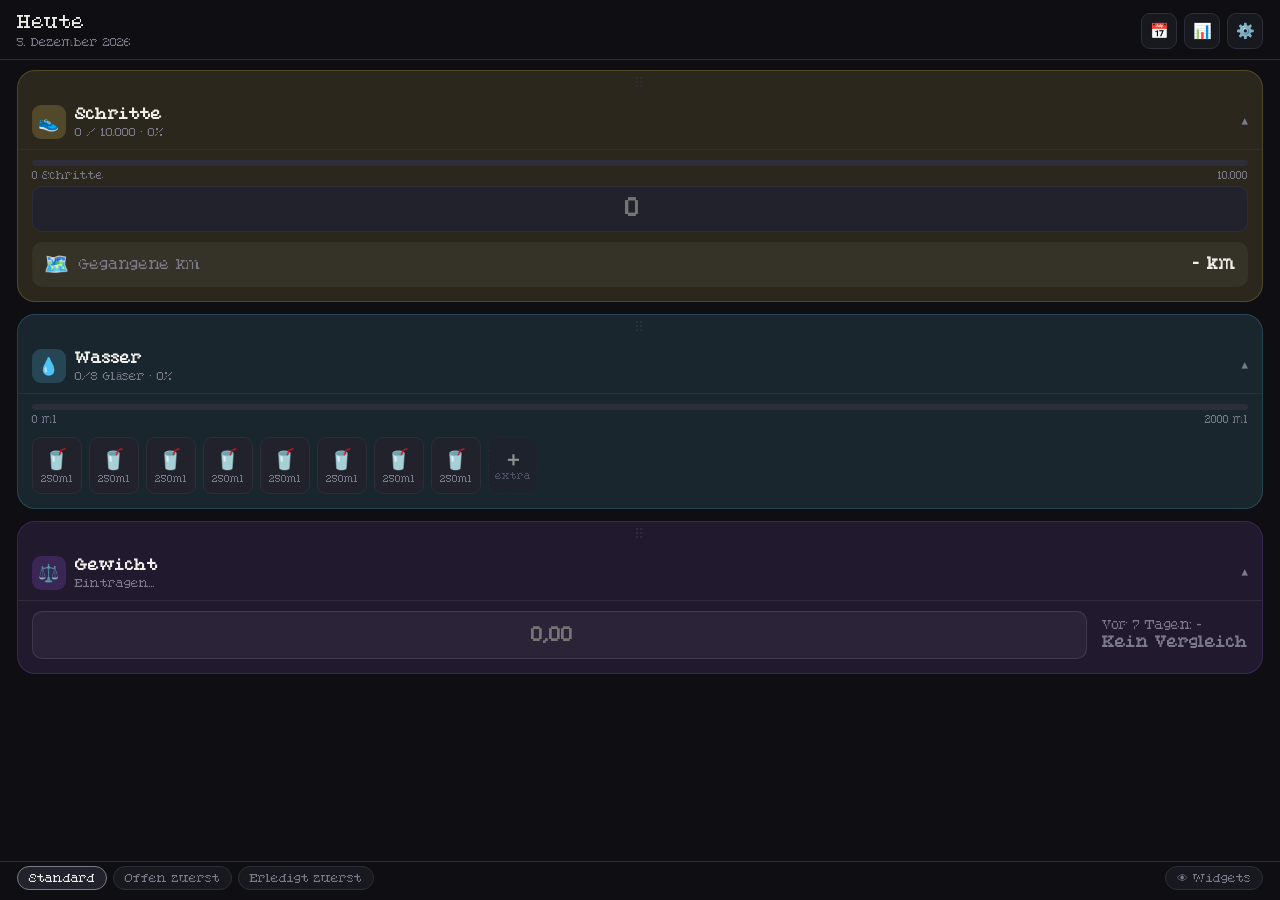
<file: index.html>
<!DOCTYPE html>
<html lang="de">
<head>
<meta charset="UTF-8">
<meta name="viewport" content="width=device-width, initial-scale=1.0, maximum-scale=1.0, user-scalable=no">
<title>Daytracker</title>
<link rel="stylesheet" href="style.css">
<link rel="icon" type="image/x-icon" href="/images/favicon.ico">
<link rel="apple-touch-icon" href="/images/apple-touch-icon.png">
</head>
<body>

<div class="hdr">
  <div class="hdr-date-wrap">
    <span class="hdr-title" id="hdr-title">Daytracker</span>
    <span class="hdr-sub" id="hdr-date"></span>
  </div>
  <div class="hdr-r">
    <div class="ibtn" onclick="openCal()">📅</div>
    <div class="ibtn" onclick="openStats()">📊</div>
    <div class="ibtn" onclick="openMenu()">⚙️</div>
  </div>
</div>

<div class="swipe-wrap" id="swipe-wrap">
  <div class="swipe-inner" id="swipe-inner">
    <div class="swipe-page" id="page-prev"></div>
    <div class="swipe-page" id="page-curr"></div>
    <div class="swipe-page" id="page-next"></div>
  </div>
</div>

<div class="bbar-sort">
  <div class="schip active" onclick="setSort('default',this)">Standard</div>
  <div class="schip" onclick="setSort('pending',this)">Offen zuerst</div>
  <div class="schip" onclick="setSort('done',this)">Erledigt zuerst</div>
  <div class="schip" onclick="openWVis()" style="margin-left:auto">👁 Widgets</div>
</div>

<div class="toast" id="toast"></div>

<div class="wvis-ov" id="stats-ov" style="z-index:350">
  <div class="ovhdr">
    <h2>📊 Statistiken</h2>
    <button class="back" onclick="closeStats()">✕</button>
  </div>
  <div style="flex-shrink:0;padding:10px 17px 0;display:flex;flex-direction:column;gap:8px">
    <div style="display:flex;gap:6px;overflow-x:auto;scrollbar-width:none">
      <div class="schip active" id="sp-7"  onclick="setStatsPeriod(7,this)">7 Tage</div>
      <div class="schip"        id="sp-14" onclick="setStatsPeriod(14,this)">14 Tage</div>
      <div class="schip"        id="sp-30" onclick="setStatsPeriod(30,this)">30 Tage</div>
      <div class="schip"        id="sp-365" onclick="setStatsPeriod(365,this)">1 Jahr</div>
    </div>
    <div style="display:flex;gap:6px;flex-wrap:wrap" id="stats-metric-chips"></div>
  </div>
  <div style="flex:1;overflow-y:auto;padding:12px 17px 30px;display:flex;flex-direction:column;gap:18px" id="stats-charts"></div>
</div>

<div class="wvis-ov" id="wvis-ov">
  <div class="ovhdr"><h2>👁 Widgets</h2><button class="back" onclick="closeWVis()">✕</button></div>
  <div class="wvis-list" id="wvis-list"></div>
</div>

<div class="ov" id="ov-menu">
  <div class="ovhdr"><h2>⚙️ Einstellungen</h2><button class="back" onclick="closeMenu()">✕</button></div>
  <div class="mcards">
    <div class="mcard" onclick="goSub('ov-steps')"><div class="mcard-ico">👟</div><div class="mcard-txt"><b>Schritte</b><small>Ziel & Anzeige</small></div><div class="mcard-arr">›</div></div>
    <div class="mcard" onclick="goSub('ov-water')"><div class="mcard-ico">💧</div><div class="mcard-txt"><b>Wasser</b><small>Ziel, Glas & Anzeige</small></div><div class="mcard-arr">›</div></div>
    <div class="mcard" onclick="goSub('ov-groups')"><div class="mcard-ico">🗂</div><div class="mcard-txt"><b>Gruppen</b><small>Wochentage zuweisen</small></div><div class="mcard-arr">›</div></div>
    <div class="mcard" onclick="goSub('ov-ex')"><div class="mcard-ico">🏋️</div><div class="mcard-txt"><b>Übungen</b><small>Sets, Wiederholungen, Gruppe</small></div><div class="mcard-arr">›</div></div>
    <div class="mcard" onclick="goSub('ov-meals')"><div class="mcard-ico">🥗</div><div class="mcard-txt"><b>Mahlzeiten</b><small>Kalorien, Beschreibung, Mealtime</small></div><div class="mcard-arr">›</div></div>
    <div class="mcard" onclick="goSub('ov-smoke')"><div class="mcard-ico">🚬</div><div class="mcard-txt"><b>Rauchen</b><small>Tagesziel</small></div><div class="mcard-arr">›</div></div>
    <div class="mcard" onclick="goSub('ov-teeth')"><div class="mcard-ico">🦷</div><div class="mcard-txt"><b>Zähneputzen</b><small>Tagesziel</small></div><div class="mcard-arr">›</div></div>
    <div class="mcard" onclick="goSub('ov-data')"><div class="mcard-ico">💾</div><div class="mcard-txt"><b>Daten</b><small>Export & Import & Reset</small></div><div class="mcard-arr">›</div></div>
  </div>
</div>

<div class="ov" id="ov-steps">
  <div class="ovhdr"><button class="back" onclick="backSub('ov-steps')">‹</button><h2>👟 Schritte</h2></div>
  <div class="mscroll">
    <section>
      <h3>Tagesziel & Anzeige</h3>
      <div class="frow"><label>Ziel (Schritte)</label><input class="fi num" type="number" id="s-steps-goal" min="1000" max="100000" step="500" oninput="onStepsC()" style="width:110px"></div>
      <div class="frow"><label>Körpergröße (cm)</label><input class="fi num" type="number" id="s-steps-height" min="100" max="250" step="1" oninput="onStepsC()" style="width:110px"></div>
      <div class="frow">
        <label>Statistik Anzeige</label>
        <select class="fi flex" id="s-steps-unit" onchange="onStepsC()">
          <option value="pct">% (Fortschritt)</option>
          <option value="steps">Schritte</option>
          <option value="km">Kilometer (km)</option>
        </select>
      </div>
    </section>
  </div>
</div>

<div class="ov" id="ov-water">
  <div class="ovhdr"><button class="back" onclick="backSub('ov-water')">‹</button><h2>💧 Wasser</h2></div>
  <div class="mscroll">
    <section>
      <h3>Ziel, Glas & Anzeige</h3>
      <div class="frow"><label>Tagesziel (ml)</label><input class="fi num" type="number" id="s-goal" min="500" max="15000" step="100" oninput="onWC()"></div>
      <div class="frow"><label>Glasgröße (ml)</label><input class="fi num" type="number" id="s-gml" min="50" max="2000" step="50" oninput="onWC()"></div>
      <div class="frow">
        <label>Statistik Anzeige</label>
        <select class="fi flex" id="s-water-unit" onchange="onWC()">
          <option value="pct">% (Fortschritt)</option>
          <option value="ml">Milliliter (ml)</option>
          <option value="l">Liter (L)</option>
        </select>
      </div>
      <div class="wnote" id="wnote"></div>
    </section>
  </div>
</div>

<div class="ov" id="ov-teeth">
  <div class="ovhdr"><button class="back" onclick="backSub('ov-teeth')">‹</button><h2>🦷 Zähneputzen</h2></div>
  <div class="mscroll">
    <section>
      <h3>Tagesziel</h3>
      <div class="frow"><label>Wie oft täglich?</label><input class="fi num" type="number" id="s-teeth-goal" min="1" max="10" step="1" oninput="onTeethC()" style="width:110px"></div>
    </section>
  </div>
</div>

<div class="ov" id="ov-groups">
  <div class="ovhdr"><button class="back" onclick="backSub('ov-groups')">‹</button><h2>🗂 Gruppen</h2></div>
  <div class="mscroll">
    <section><h3>Bestehende Gruppen</h3><div class="cfg-list" id="grp-list"></div></section>
    <section>
      <h3>Gruppe hinzufügen</h3>
      <div class="aform">
        <div class="arow"><input class="fi flex" type="text" id="ng-name" placeholder="Gruppenname..."><input class="fi" type="color" id="ng-col" value="#c8f060"></div>
        <div class="dchips" id="ng-days"></div>
        <button class="btn gr full" onclick="addGroup()">+ Gruppe hinzufügen</button>
      </div>
    </section>
  </div>
</div>

<div class="ov" id="ov-ex">
  <div class="ovhdr"><button class="back" onclick="backSub('ov-ex')">‹</button><h2>🏋️ Übungen</h2></div>
  <div class="mscroll">
    <section><h3>Bestehende Übungen</h3><div class="cfg-list" id="ex-list"></div></section>
    <section>
      <h3 id="ex-form-title">Übung hinzufügen</h3>
      <div class="aform">
        <div class="arow"><span id="nex-ico" class="itap" onclick="openIP('nex')">🏋️</span><input class="fi flex" type="text" id="nex-name" placeholder="Übungsname..."></div>
        <div class="arow"><input class="fi" type="number" id="nex-sets" placeholder="Sets" min="1" max="20" style="flex:1"><input class="fi" type="number" id="nex-max" placeholder="Max Reps" min="1" max="999" style="flex:1"></div>
        <div class="arow" style="align-items:center;gap:10px;padding:6px 0">
          <label style="display:flex;align-items:center;gap:7px;font-size:13px;cursor:pointer;flex:1">
            <input type="checkbox" id="nex-onearm" style="width:16px;height:16px;accent-color:var(--accent2);cursor:pointer">
            Einarmig (R/L pro Satz)
          </label>
        </div>
        <select class="fi full" id="nex-grp"></select>
        <button class="btn gr full" id="btn-add-ex" onclick="addEx()">+ Übung hinzufügen</button>
      </div>
    </section>
  </div>
</div>

<div class="ov" id="ov-meals">
  <div class="ovhdr"><button class="back" onclick="backSub('ov-meals')">‹</button><h2>🥗 Mahlzeiten</h2></div>
  <div class="mscroll">
    <section>
      <h3>Kalorienziel</h3>
      <div class="frow"><label>Tagesziel (kcal)</label><input class="fi num" type="number" id="s-cal-goal" min="500" max="10000" step="100" oninput="onCalC()" style="width:110px"></div>
      <div class="frow">
        <label>Statistik Anzeige</label>
        <select class="fi flex" id="s-meals-unit" onchange="onCalC()">
          <option value="pct">% (Fortschritt)</option>
          <option value="kcal">Kalorien (kcal)</option>
        </select>
      </div>
    </section>
    <section><h3>Bestehende Einträge</h3><div class="cfg-list" id="ml-list"></div></section>
    <section>
      <h3 id="ml-form-title">Eintrag hinzufügen</h3>
      <div class="aform">
        <div class="arow"><span id="nml-ico" class="itap" onclick="openIP('nml')">🥗</span><input class="fi flex" type="text" id="nml-name" placeholder="Name..."></div>
        <div class="dchips" id="nml-types">
          <div class="dchip on" data-t="Frühstück">Frühstück</div>
          <div class="dchip" data-t="Mittagessen">Mittagessen</div>
          <div class="dchip" data-t="Abendessen">Abendessen</div>
          <div class="dchip" data-t="Snack">Snack</div>
        </div>
        <div class="arow">
          <input class="fi num" type="number" id="nml-cals" placeholder="kcal" min="0" style="flex:1">
          <input class="fi flex" type="text" id="nml-desc" placeholder="Details (optional)..." style="flex:2">
        </div>
        <button class="btn pk full" id="btn-add-ml" onclick="addMl()">+ Hinzufügen</button>
      </div>
    </section>
  </div>
</div>

<div class="ov" id="ov-cheat">
  <div class="ovhdr"><h2>🍩 Cheat Meal</h2><button class="back" onclick="closeCheat()">✕</button></div>
  <div class="mscroll">
    <div id="cm-prev-section" class="cm-pick-section" style="display:none">
      <span class="cm-pick-label">Bereits erstellt – tippen zum Übernehmen</span>
      <div class="cm-prev-list" id="cm-prev-list"></div>
      <div class="cm-sep">oder neu eingeben</div>
    </div>
    <div class="aform">
      <div class="arow"><span id="ch-ico" class="itap" onclick="openIP('ch')">🍩</span><input class="fi flex" type="text" id="ch-name" placeholder="Was gab's?"></div>
      <div class="arow">
        <input class="fi num" type="number" id="ch-cals" placeholder="kcal" min="0" style="flex:1">
        <input class="fi flex" type="text" id="ch-desc" placeholder="Details (optional)..." style="flex:2">
      </div>
      <select class="fi full" id="ch-type">
        <option value="Snack">Snack</option>
        <option value="Frühstück">Frühstück</option>
        <option value="Mittagessen">Mittagessen</option>
        <option value="Abendessen">Abendessen</option>
      </select>
      <button class="btn pk full" id="btn-save-cheat" onclick="saveCheat()">+ Eintragen</button>
    </div>
  </div>
</div>

<div class="ov" id="ov-smoke">
  <div class="ovhdr"><button class="back" onclick="backSub('ov-smoke')">‹</button><h2>🚬 Rauchen</h2></div>
  <div class="mscroll">
    <section>
      <h3>Tagesziel</h3>
      <div class="frow"><label>Max. Zigaretten</label><input class="fi num" type="number" id="s-smoke-goal" min="1" max="100" step="1" oninput="onSmokeC()" style="width:110px"></div>
    </section>
  </div>
</div>

<div class="ov" id="ov-data">
  <div class="ovhdr"><button class="back" onclick="backSub('ov-data')">‹</button><h2>💾 Daten</h2></div>
  <div class="mscroll">
    <section>
      <h3>Export & Import</h3>
      <div class="wnote">Exportiere alle Daten als JSON-Datei oder importiere eine vorhandene Sicherung.</div>
      <div class="exp-row">
        <button class="exp-btn" onclick="exportData()">📤 Exportieren</button>
        <label class="exp-btn">📥 Importieren<input type="file" id="impin" accept=".json" onchange="importData(this)" style="display:none"></label>
      </div>
    </section>
    <section style="margin-top:20px">
      <h3>Zurücksetzen</h3>
      <div class="wnote" style="background:rgba(255,59,48,0.1);color:#ff3b30">Achtung: Dies löscht alle deine Einträge, Übungen und Einstellungen unwiderruflich!</div>
      <button class="btn-reset" onclick="resetAllData()">🔄Alles zurücksetzen</button>
    </section>
  </div>
</div>

<div class="ov" id="ov-cal">
  <div class="ovhdr"><h2>📅 Kalender</h2><button class="back" onclick="closeCal()">✕</button></div>
  <div class="mscroll" style="overflow:hidden;display:flex;flex-direction:column;padding:10px 14px 20px">
    <div class="cal-nav">
      <div class="cal-navbtn" onclick="calMove(-1)">‹</div>
      <h3 id="cal-title"></h3>
      <div class="cal-navbtn" onclick="calMove(1)">›</div>
    </div>
    <div style="flex:1;overflow:hidden;position:relative">
      <div id="cal-swipe-inner" style="display:flex;width:300%;height:100%;transition:transform .28s cubic-bezier(.4,0,.2,1);transform:translateX(-33.333%)">
        <div id="cal-page-prev" style="flex-shrink:0;width:33.3333%;display:flex;flex-direction:column"></div>
        <div id="cal-page-curr" style="flex-shrink:0;width:33.3333%;display:flex;flex-direction:column"></div>
        <div id="cal-page-next" style="flex-shrink:0;width:33.3333%;display:flex;flex-direction:column"></div>
      </div>
    </div>
    <div class="cal-legend" id="cal-legend"></div>
  </div>
</div>

<div class="ipov" id="ipov">
  <div class="ipbox">
    <h4>Icon wählen <button onclick="closeIP()">✕</button></h4>
    <div class="igrid" id="igrid"></div>
  </div>
</div>
<script src="script.js"></script>
</body>
</html>
</file>
<file: style.css>
:root{--bg:#0f0f13;--surface:#18181f;--surface2:#22222d;--border:#2e2e3a;--accent:#c8f060;--accent2:#60c8f0;--accent3:#f060a8;--text:#f0eee8;--muted:#7a7a8a;--r:18px;--rsm:10px}
*{box-sizing:border-box;margin:0;padding:0;-webkit-tap-highlight-color:transparent}
html,body{height:100%;overflow:hidden}
body{background:var(--bg);color:var(--text);font-family:'DM Sans',sans-serif;display:flex;flex-direction:column}
.hdr{flex-shrink:0;background:var(--bg);border-bottom:1px solid var(--border);padding:13px 17px 10px;display:flex;align-items:center;justify-content:space-between;z-index:10}
.hdr h1{font-size:21px;letter-spacing:-.5px}
.hdr-sub{font-size:11px;color:var(--muted);display:block;margin-top:1px}
.hdr-r{display:flex;gap:7px}
.ibtn{background:var(--surface);border:1px solid var(--border);border-radius:9px;width:36px;height:36px;display:flex;align-items:center;justify-content:center;cursor:pointer;font-size:15px;transition:all .14s;flex-shrink:0}
.ibtn:active{transform:scale(.9);background:var(--surface2)}
.day-bar{flex-shrink:0;display:flex;gap:6px;padding:9px 17px 5px;overflow-x:auto;scrollbar-width:none}
.day-bar::-webkit-scrollbar{display:none}
.dtab{flex-shrink:0;padding:6px 13px;border-radius:99px;font-size:13px;font-weight:500;cursor:pointer;border:1px solid var(--border);background:var(--surface);color:var(--muted);transition:all .14s;white-space:nowrap}
.dtab.active{background:var(--accent);color:#111;border-color:var(--accent)}
.dtab.today{border-color:var(--accent2);color:var(--accent2)}
.dtab.active.today{background:var(--accent2);border-color:var(--accent2);color:#111}
.sort-bar{flex-shrink:0;display:flex;gap:6px;padding:4px 17px 5px;overflow-x:auto;scrollbar-width:none}
.sort-bar::-webkit-scrollbar{display:none}
.schip{flex-shrink:0;padding:4px 11px;border-radius:99px;font-size:11px;font-weight:500;cursor:pointer;border:1px solid var(--border);background:var(--surface);color:var(--muted);transition:all .13s}
.schip.active{border-color:var(--muted);color:var(--text);background:var(--surface2)}
.scroll{flex:1;overflow-y:auto;-webkit-overflow-scrolling:touch;padding:10px 17px 90px}
.wlist{display:flex;flex-direction:column;gap:12px}
.widget{background:var(--surface);border:1px solid var(--border);border-radius:var(--r);overflow:hidden;transition:opacity .2s}
.widget.done{opacity:.46}
.whdr{padding:12px 14px 10px;display:flex;align-items:center;gap:9px;cursor:pointer;user-select:none}
.wico{width:34px;height:34px;border-radius:9px;display:flex;align-items:center;justify-content:center;font-size:17px;flex-shrink:0}
.wico.wt{background:rgba(96,200,240,.14)}
.wico.wf{background:rgba(200,240,96,.14)}
.wico.wm{background:rgba(240,96,168,.14)}
.wtit{flex:1}
.wtit b{font-size:14px;font-weight:600;display:block}
.wtit small{font-size:11px;color:var(--muted);margin-top:1px;display:block}
.wchev{font-size:13px;color:var(--muted);transition:transform .2s}
.widget.open .wchev{transform:rotate(180deg)}
.wbody{display:none;padding:0 14px 14px;border-top:1px solid var(--border)}
.widget.open .wbody{display:block}
.drgh{display:flex;align-items:center;justify-content:center;padding:4px 0 0;cursor:grab}
.drgh span{color:var(--border);font-size:14px;letter-spacing:2px}
.widget.dragging{opacity:.28}

.widget[id^="ww-"] {
    background: rgba(96, 200, 240, 0.12) !important;
    border: 1px solid rgba(96, 200, 240, 0.2);
}
.pfill.w { background: #60c8f0 !important; }
.widget[id^="ws-"] {
    background: rgba(240, 208, 96, 0.12) !important;
    border: 1px solid rgba(240, 208, 96, 0.2);
}
.pfill.s { background: #f0d060 !important; }
.widget[id^="wf-"] {
    background: rgba(240, 96, 96, 0.12) !important;
    border: 1px solid rgba(240, 96, 96, 0.2);
}
.pfill.f { background: #f06060 !important; }
.widget[id^="wm-"] {
    background: rgba(200, 240, 96, 0.12) !important;
    border: 1px solid rgba(200, 240, 96, 0.2);
}
.pfill.m { background: #c8f060 !important; }
.swipe-wrap{flex:1;overflow:hidden;position:relative;display:flex;flex-direction:column;min-height:0}
.swipe-inner{display:flex;width:300%;height:100%;transition:transform .28s cubic-bezier(.4,0,.2,1);will-change:transform;transform:translateX(-33.333%)}
.swipe-inner.no-anim{transition:none}
.swipe-page{flex-shrink:0;width:33.3333%;height:100%;overflow-y:auto;-webkit-overflow-scrolling:touch;padding:10px 17px 30px}

.prog{margin:10px 0 4px}
.pbar{height:6px;background:var(--border);border-radius:99px;overflow:hidden}
.pfill{height:100%;border-radius:99px;transition:width .32s ease;min-width:0}
.widget[id^="wg-"] {
    background: rgba(160, 96, 240, 0.12) !important;
    border: 1px solid rgba(160, 96, 240, 0.2);
}
.weight-row {
    display: flex;
    align-items: center;
    gap: 15px;
    margin-top: 10px;
}
.weight-inp {
    flex: 1;
    background: rgba(255,255,255,0.05);
    border: 1px solid rgba(255,255,255,0.1);
    border-radius: var(--rsm);
    padding: 12px;
    color: var(--text);
    font-size: 18px;
    font-weight: bold;
    text-align: center;
    outline: none;
}
.weight-stats {
    display: flex;
    flex-direction: column;
    justify-content: center;
    font-size: 12px;
    color: var(--muted);
}
.weight-diff {
    font-size: 14px;
    font-weight: bold;
}
.weight-diff.plus { color: #f06060; }
.weight-diff.minus { color: #c8f060; }

.mitem, .exitem { position: relative; padding-right: 35px !important; }
.sort-controls {
  position: absolute;
  right: 5px;
  top: 50%;
  transform: translateY(-50%);
  display: flex;
  flex-direction: column;
  gap: 2px;
}
.sort-btn {
  font-size: 14px;
  color: var(--muted);
  cursor: pointer;
  padding: 2px;
  line-height: 1;
  user-select: none;
}
.sort-btn:active { color: var(--accent); }
.btn-reset {
  display: block;
  width: 100%;
  margin: 15px auto 0;
  padding: 10px;
  border-radius: var(--rsm);
  background: rgba(255, 59, 48, 0.1);
  border: 1px solid #ff3b30;
  color: #ff3b30;
  font-size: 12px;
  font-weight: 600;
  cursor: pointer;
  font-family: inherit;
  transition: all 0.13s;
  text-align: center;
}

.btn-reset:active {
  transform: scale(0.95);
  background: #ff3b30;
  color: #fff;
}
.plbl{font-size:10px;color:var(--muted);margin-top:4px;display:flex;justify-content:space-between}
.glasses{display:flex;flex-wrap:wrap;gap:7px;margin-top:11px}
.gbtn{width:50px;height:57px;border-radius:9px;border:1.5px solid var(--border);display:flex;flex-direction:column;align-items:center;justify-content:center;cursor:pointer;font-size:20px;background:var(--surface2);transition:all .13s}
.gbtn.on{border-color:var(--accent2);background:rgba(96,200,240,.1)}
.gbtn small{font-size:9px;color:var(--muted);margin-top:2px}
.gbtn:active{transform:scale(.88)}
.exlist{margin-top:11px;display:flex;flex-direction:column;gap:8px}
.exitem{background:var(--surface2);border-radius:var(--rsm);padding:10px 11px}
.extop{display:flex;align-items:center;gap:7px;margin-bottom:7px}
.exname{font-size:13px;font-weight:600;flex:1}
.exbadge{font-size:10px;padding:2px 7px;border-radius:99px;background:rgba(200,240,96,.12);color:var(--accent);font-weight:600}
.srow{display:flex;gap:5px;flex-wrap:wrap}
.spill{display:flex;align-items:center;gap:3px;background:var(--surface);border:1px solid var(--border);border-radius:6px;padding:4px 8px;font-size:12px;transition:all .12s}
.spill.done{background:rgba(200,240,96,.1);border-color:var(--accent);color:var(--accent)}
.spill input{width:28px;background:none;border:none;color:inherit;font-size:12px;font-family:inherit;text-align:center;outline:none}
.mlist{margin-top:11px;display:flex;flex-direction:column;gap:6px}
.mitem{margin-bottom:0}
.mchk{width:20px;height:20px;border-radius:5px;border:1.5px solid var(--border);display:flex;align-items:center;justify-content:center;cursor:pointer;flex-shrink:0;margin-top:1px;transition:all .12s;font-size:11px}
.mchk.on{background:var(--accent3);border-color:var(--accent3)}
.minf{flex:1}
.mtim{font-size:10px;color:var(--muted);font-weight:500;text-transform:uppercase;letter-spacing:.4px}
.mnam{font-size:13px;font-weight:600;margin:2px 0}
.mdsc{font-size:11px;color:var(--muted);line-height:1.5}
.bbar{position:fixed;bottom:0;left:0;right:0;background:var(--bg);border-top:1px solid var(--border);padding:9px 17px 14px;display:flex;gap:8px;z-index:10}
.bbtn{flex:1;padding:10px;border-radius:var(--rsm);font-size:13px;font-weight:600;cursor:pointer;font-family:inherit;border:1px solid var(--border);background:var(--surface);color:var(--text);display:flex;align-items:center;justify-content:center;gap:5px;transition:all .13s}
.bbtn:active{transform:scale(.95)}
#impin{display:none}
.toast{position:fixed;bottom:80px;left:50%;transform:translateX(-50%) translateY(12px);background:var(--accent);color:#111;padding:8px 17px;border-radius:99px;font-size:12px;font-weight:600;opacity:0;pointer-events:none;transition:all .22s;z-index:700;white-space:nowrap}
.toast.show{opacity:1;transform:translateX(-50%) translateY(0)}
.empty{text-align:center;padding:14px 0;color:var(--muted);font-size:12px}
.swipe-wrap{flex:1;overflow:hidden;position:relative;display:flex;flex-direction:column;min-height:0}
.swipe-inner{display:flex;width:300%;height:100%;transition:transform .28s cubic-bezier(.4,0,.2,1);will-change:transform;transform:translateX(-33.333%)}
.swipe-inner.no-anim{transition:none}
.swipe-page{flex-shrink:0;width:33.3333%;height:100%;overflow-y:auto;-webkit-overflow-scrolling:touch;padding:10px 17px 30px}
.hdr-date-wrap{display:flex;flex-direction:column}
.hdr-date-wrap .hdr-title{font-size:17px;letter-spacing:-.3px;line-height:1.2}
.hdr-date-wrap .hdr-sub{font-size:11px;color:var(--muted);display:block;margin-top:1px}
.bbar-sort{flex-shrink:0;display:flex;gap:6px;padding:4px 17px 10px;overflow-x:auto;scrollbar-width:none;background:var(--bg);border-top:1px solid var(--border)}
.bbar-sort::-webkit-scrollbar{display:none}

.bbar{display:none!important}

.exp-row{display:flex;gap:8px;margin-top:8px}
.exp-btn{flex:1;padding:10px;border-radius:var(--rsm);font-size:13px;font-weight:600;cursor:pointer;font-family:inherit;border:1px solid var(--border);background:var(--surface2);color:var(--text);display:flex;align-items:center;justify-content:center;gap:5px;transition:all .13s}
.exp-btn:active{transform:scale(.95)}
.ov{display:none;position:fixed;inset:0;z-index:200;background:var(--bg);flex-direction:column}
.ov.open{display:flex}
.ovhdr{flex-shrink:0;background:var(--surface);border-bottom:1px solid var(--border);padding:13px 17px;display:flex;align-items:center;gap:11px}
.ovhdr h2{font-size:19px;flex:1}
.back{background:none;border:none;color:var(--muted);font-size:22px;cursor:pointer;line-height:1;padding:0 3px}
#ov-cal{overflow:hidden}
#ov-cal .mscroll{flex:1;overflow:hidden;padding:10px 14px 20px;display:flex;flex-direction:column}
.mscroll{flex:1;overflow-y:auto;-webkit-overflow-scrolling:touch;padding:14px 17px 40px}
.cal-nav{display:flex;align-items:center;justify-content:space-between;margin-bottom:8px;flex-shrink:0}
.cal-nav h3{font-size:17px;margin:0}
.cal-navbtn{background:var(--surface2);border:1px solid var(--border);border-radius:8px;width:34px;height:34px;display:flex;align-items:center;justify-content:center;cursor:pointer;font-size:16px;color:var(--text)}
.cal-navbtn:active{transform:scale(.88)}
.cal-dh{text-align:center;font-size:9px;color:var(--muted);font-weight:600;padding:3px 0;text-transform:uppercase;letter-spacing:.3px}
.cal-grid{display:grid;grid-template-columns:repeat(7,1fr);grid-auto-rows:1fr;gap:2px;flex:1;min-height:0}
.cal-day{display:flex;flex-direction:column;align-items:stretch;justify-content:center;padding:3px;border-radius:6px;cursor:pointer;position:relative;transition:all .12s;min-height:0;overflow:hidden;outline:1.5px solid transparent;outline-offset:-1px}
.cal-day.empty{cursor:default}
.cal-day.has-data{background:var(--surface2)}
.cal-day.today{outline-color:var(--accent2)}
.cal-day.selected{outline-color:var(--accent)}
.cal-day.future{opacity:.3}
.cal-day:active:not(.empty){opacity:.6}
.cal-day .cdn{font-size:13px;font-weight:500;line-height:1;text-align:center;flex-shrink:0}

.cal-day.all-done {
    background: rgba(212, 175, 55, 0.2) !important;
    border: 1px solid rgba(212, 175, 55, 0.5) !important;
    box-shadow: inset 0 0 10px rgba(212, 175, 55, 0.3);
}

.cal-day.all-done .cdn {
    color: #ffd700 !important;
    font-weight: bold;
    text-shadow: 0 0 5px rgba(212, 175, 55, 0.5);
}

.cal-day.all-done::after {
    content: '⭐';
    position: absolute;
    top: 2px;
    right: 2px;
    font-size: 8px;
}

.cal-day-stats{display:flex;flex-direction:column;gap:1.5px;width:100%;margin-top:3px}
.cal-stat-bar{width:100%;height:3px;border-radius:99px;background:var(--border);overflow:hidden;flex-shrink:0}
.cal-stat-fill{height:100%;border-radius:99px}
.cal-legend{display:flex;gap:8px;margin-top:8px;flex-wrap:wrap;flex-shrink:0}
.cl-item{display:flex;align-items:center;gap:4px;font-size:10px;color:var(--muted)}
.cl-dot{width:7px;height:7px;border-radius:99px}

.steps-row{display:flex;gap:8px;margin-top:11px}
.step-btn{flex:1;padding:10px 6px;border-radius:var(--rsm);border:1.5px solid var(--border);background:var(--surface2);display:flex;flex-direction:column;align-items:center;gap:4px;cursor:pointer;font-size:11px;color:var(--muted);transition:all .12s;font-family:inherit}
.step-btn:active{transform:scale(.9)}
.step-btn span{font-size:18px}
.step-inp-row{display:flex;align-items:center;gap:8px;margin-top:11px}
.step-inp{flex:1;padding:9px 11px;border-radius:var(--rsm);background:var(--surface2);border:1px solid var(--border);color:var(--text);font-size:22px;font-weight:700;font-family:inherit;text-align:center;outline:none;width:100%}
.mcards{flex:1;overflow-y:auto;padding:14px 17px;display:flex;flex-direction:column;gap:10px}
.mcard{background:var(--surface);border:1px solid var(--border);border-radius:var(--r);padding:15px 16px;display:flex;align-items:center;gap:13px;cursor:pointer;transition:all .13s}
.mcard:active{background:var(--surface2)}
.mcard-ico{font-size:24px;width:38px;text-align:center}
.mcard-txt b{font-size:14px;font-weight:600;display:block}
.mcard-txt small{font-size:12px;color:var(--muted);margin-top:2px;display:block}
.mcard-arr{font-size:16px;color:var(--muted);margin-left:auto}
.frow{display:flex;align-items:center;gap:9px;margin-bottom:9px}
.frow label{font-size:13px;flex:1}
.fi{padding:8px 10px;border-radius:var(--rsm);background:var(--surface2);border:1px solid var(--border);color:var(--text);font-size:13px;font-family:inherit}
.fi::placeholder{color:var(--muted)}
.fi.num{width:86px}
.fi.flex{flex:1}
.fi.full{width:100%}
.fi.tim{width:106px}
.fi[type=color]{width:38px;height:34px;border-radius:7px;padding:2px;cursor:pointer}
.wnote{font-size:12px;color:var(--muted);padding:8px 11px;background:var(--surface2);border-radius:var(--rsm);margin-bottom:12px}
.dchips{display:flex;gap:5px;flex-wrap:wrap;margin-bottom:10px}
.dchip{padding:5px 10px;border-radius:6px;font-size:12px;font-weight:600;cursor:pointer;border:1px solid var(--border);background:var(--surface2);color:var(--muted);transition:all .12s}
.dchip.on{background:var(--accent);color:#111;border-color:var(--accent)}
.cfg-list {
  display: flex;
  flex-direction: column;
  gap: 7px;
  margin-bottom: 12px;
  height: 260px;
  overflow-y: auto;
  overflow-x: hidden;
  padding-right: 4px;
}
.cfg-list::-webkit-scrollbar {
  width: 4px;
}
.cfg-list::-webkit-scrollbar-thumb {
  background: var(--border);
  border-radius: 4px;
}
.crow{margin-bottom:0}

.sit-wrap {
  position: relative;
  overflow: hidden;
  border-radius: var(--rsm);
  margin-bottom: 7px;
  flex-shrink: 0;
}
.sit-bg{position:absolute;top:0;bottom:0;display:flex;align-items:center;padding:0 16px;font-size:18px;z-index:1}
.sit-bg-l{left:0;color:#fff}
.sit-bg-r{right:0;color:#fff}
.sit-content{position:relative;z-index:2;background:var(--surface2);transition:transform .2s ease;width:100%}
.sit-content.swiping{transition:none}

.ctop{display:flex;align-items:center;gap:7px;margin-bottom:5px}
.cico{font-size:17px;cursor:pointer;min-width:24px;text-align:center}
.cname{font-size:13px;font-weight:600;flex:1}
.cdel{font-size:13px;cursor:pointer;opacity:.3;padding:2px}
.cdel:active{opacity:1}
.cmeta{display:flex;gap:7px;align-items:center}
.csel{padding:5px 8px;border-radius:6px;background:var(--surface);border:1px solid var(--border);color:var(--text);font-family:inherit;font-size:12px;flex:1}
.grprow{background:var(--surface2);border-radius:var(--rsm);padding:9px 11px;display:flex;align-items:center;gap:8px}
.gdot{width:10px;height:10px;border-radius:99px;flex-shrink:0}
.gname{font-size:13px;font-weight:500;flex:1}
.gdays{font-size:11px;color:var(--muted)}
.aform{display:flex;flex-direction:column;gap:7px}
.arow{display:flex;gap:7px;align-items:center}
.itap{font-size:22px;cursor:pointer;padding:5px 3px;flex-shrink:0}
.btn{padding:10px 15px;border:none;border-radius:var(--rsm);font-size:13px;font-weight:600;cursor:pointer;font-family:inherit;transition:all .13s;white-space:nowrap}
.btn:active{transform:scale(.94)}
.gr{background:var(--accent);color:#111}
.bl{background:var(--accent2);color:#111}
.pk{background:var(--accent3);color:#111}
.gy{background:var(--surface2);border:1px solid var(--border);color:var(--text)}
.full{width:100%}
.ipov{display:none;position:fixed;inset:0;background:rgba(0,0,0,.8);z-index:400;align-items:flex-end;justify-content:center}
.ipov.open{display:flex}
.ipbox{background:var(--surface);border-radius:var(--r) var(--r) 0 0;width:100%;max-width:480px;padding:16px;border-top:1px solid var(--border);max-height:54vh;overflow-y:auto}
.ipbox h4{font-size:14px;font-weight:600;margin-bottom:11px;display:flex;justify-content:space-between;align-items:center}
.ipbox h4 button{background:none;border:none;color:var(--muted);font-size:19px;cursor:pointer}
.igrid{display:grid;grid-template-columns:repeat(auto-fill,minmax(42px,1fr));gap:4px}
.iopt{font-size:21px;padding:7px;border-radius:7px;cursor:pointer;text-align:center}
.iopt:active{background:var(--surface2)}
@font-face {
  font-family: 'PixelatedElegance';
  src: url('PixelatedEleganceRegular-ovawB.ttf') format('truetype');
  font-weight: normal;
  font-style: normal;
}

body, input, textarea, button, select, h1 {
  font-family: 'PixelatedElegance', sans-serif;
    -webkit-user-select: none;
  -moz-user-select: none;
  -ms-user-select: none;
  user-select: none;
}

.swipe-wrap{flex:1;overflow:hidden;position:relative;display:flex;flex-direction:column;min-height:0}
.swipe-inner{display:flex;width:300%;height:100%;transition:transform .28s cubic-bezier(.4,0,.2,1);will-change:transform;transform:translateX(-33.333%)}
.swipe-inner.no-anim{transition:none}
.swipe-page{flex-shrink:0;width:33.3333%;height:100%;overflow-y:auto;-webkit-overflow-scrolling:touch;padding:10px 17px 30px}

.widget-toggle-btn{display:flex;align-items:center;justify-content:center;padding:5px 17px 2px;background:var(--bg)}
.wvis-btn{font-size:11px;color:var(--muted);border:1px solid var(--border);background:var(--surface);border-radius:99px;padding:3px 10px;cursor:pointer;font-family:inherit;transition:all .13s}
.wvis-btn:active{transform:scale(.93)}

.widget.hidden-widget{display:none}

.wvis-ov{display:none;position:fixed;inset:0;z-index:300;background:var(--bg);flex-direction:column}
.wvis-ov.open{display:flex}
.wvis-list{flex:1;overflow-y:auto;padding:14px 17px;display:flex;flex-direction:column;gap:10px}
.wvis-item{background:var(--surface);border:1px solid var(--border);border-radius:var(--r);padding:14px 16px;display:flex;align-items:center;gap:13px;cursor:pointer;transition:all .13s}
.wvis-item.active{border-color:var(--accent);background:rgba(200,240,96,.06)}
.wvis-check{width:22px;height:22px;border-radius:6px;border:1.5px solid var(--border);display:flex;align-items:center;justify-content:center;font-size:13px;flex-shrink:0;margin-left:auto;transition:all .12s}
.wvis-item.active .wvis-check{background:var(--accent);border-color:var(--accent);color:#111}

.grp-inactive-badge{font-size:10px;padding:2px 7px;border-radius:99px;background:rgba(255,100,100,.12);color:#f06060;font-weight:600;margin-left:4px}

.cm-pick-section{margin-bottom:10px}
.cm-pick-label{font-size:11px;color:var(--muted);font-weight:600;text-transform:uppercase;letter-spacing:.4px;margin-bottom:7px;display:block}
.cm-prev-list {
  display: flex;
  flex-direction: column;
  gap: 6px;
  margin-bottom: 10px;
  height: 220px;
  overflow-y: auto;
  overflow-x: hidden;
  padding-right: 4px;
}
.cm-prev-list::-webkit-scrollbar {
  width: 4px;
}
.cm-prev-list::-webkit-scrollbar-thumb {
  background: var(--border);
  border-radius: 4px;
}
.cm-prev-item{background:var(--surface2);border:1px solid var(--border);border-radius:var(--rsm);padding:9px 12px;display:flex;align-items:center;gap:9px;cursor:pointer;transition:all .12s}
.cm-prev-item:active{background:var(--surface);transform:scale(.97)}
.cm-prev-item.selected{border-color:var(--accent);background:rgba(200,240,96,.06)}
.cm-sep{text-align:center;font-size:11px;color:var(--muted);margin:8px 0;position:relative}
.cm-sep::before,.cm-sep::after{content:'';position:absolute;top:50%;width:38%;height:1px;background:var(--border)}
.cm-sep::before{left:0}.cm-sep::after{right:0}

#ov-cal .cal-body{flex:1;overflow:hidden;display:flex;flex-direction:column}

.widget[id^="wsmk-"] {
  background: rgba(180, 100, 40, 0.12) !important;
  border: 1px solid rgba(180, 100, 40, 0.25);
}
.pfill.smk { background: #e08040 !important; }
.gbtn.smk-on { border-color: #e08040 !important; background: rgba(224,128,64,.15) !important; }
.smk-grid .gbtn { opacity: 0.35; }
.smk-grid .gbtn.smk-on { opacity: 1; }
.gbtn.extra-add {
  border-style: dashed;
  opacity: 0.55;
  transition: opacity .15s;
}
.gbtn.extra-add:active { opacity: 1; }
.gbtn.extra-add span { font-size: 20px; font-weight: 700; line-height: 1; }

.widget[id^="wtb-"] {
    background: rgba(96, 240, 200, 0.12) !important;
    border: 1px solid rgba(96, 240, 200, 0.2);
}
.pfill.tb { background: #60f0c8 !important; }
.gbtn.tb-on { border-color: #60f0c8 !important; background: rgba(96, 240, 200, .15) !important; }
.tb-grid .gbtn { opacity: 0.35; }
.tb-grid .gbtn.tb-on { opacity: 1; }
</file>
